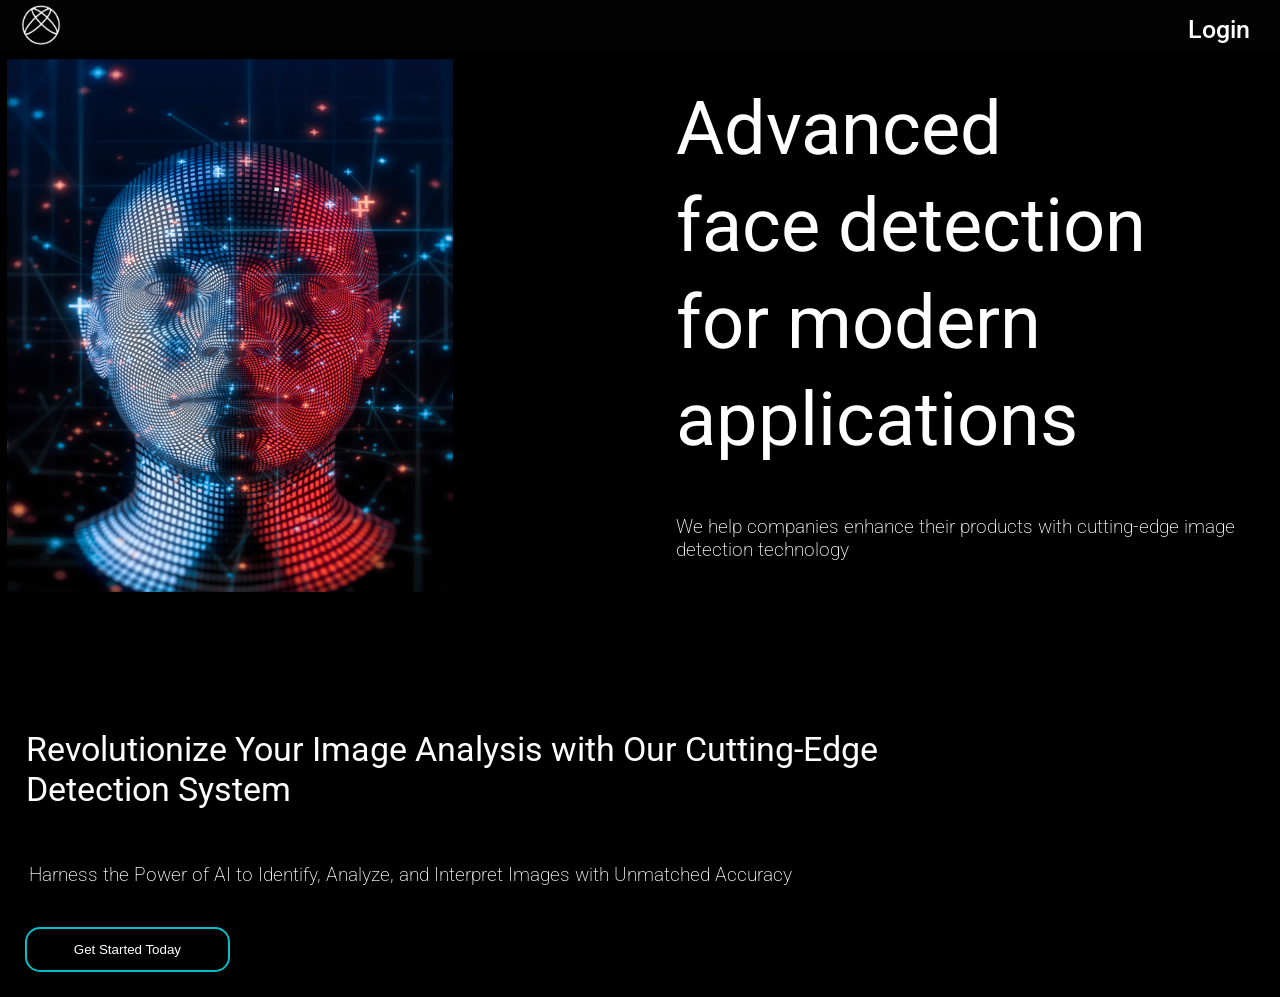
<file: templates/index.html>
<!DOCTYPE html>
<html lang="en">

<head>
  <meta charset="UTF-8">
  <meta name="viewport" content="width=device-width, initial-scale=1.0">
  <title>Document</title>
  <link rel="stylesheet" href="../static/style/index.css">
  <link rel="stylesheet" href="https://fonts.googleapis.com/css2?family=Inter:wght@400;600;700;800&display=swap" />
  <link rel="preconnect" href="https://fonts.googleapis.com">
  <link rel="preconnect" href="https://fonts.gstatic.com" crossorigin>
  <link href="https://fonts.googleapis.com/css2?family=Roboto:ital,wght@0,100;0,300;0,400;0,500;0,700;0,900;1,100;1,300;1,400;1,500;1,700;1,900&display=swap" rel="stylesheet">
</head>

<body>
  <header>
    <div class="nav">
      <div class="logo"></div>
      <div class="login" id="login-btn">Login</div>
    </div>
  </header>

  <div class="main">
    <div class="first">
      <img src="../static/face.png" alt="">
    </div>
    <div class="second">
      <div>
        <h1>Advanced</h1>
        <h1>face detection</h1>
        <h1>for modern</h1>
        <h1>applications</h1>
      </div>
      <div>
        <p>We help companies enhance their products with cutting-edge image detection technology</p>
      </div>
    </div>
  </div>
  <div>
    <div class="lower_heading">
      <h2>Revolutionize Your Image Analysis with Our Cutting-Edge Detection System</h2>
      <p class="lower_p">Harness the Power of AI to Identify, Analyze, and Interpret Images with Unmatched Accuracy</p>
    </div>
    <div>
      <button class="Get Started button" id="get-started-btn">Get Started Today</button>
    </div>
  </div>

  <script>
    document.getElementById("get-started-btn").addEventListener("click", function() {
      window.location.href = "/login"; // redirect to navigation.html
    });
    document.getElementById("login-btn").addEventListener("click", function() {
      window.location.href = "/login"; // redirect to login route
    });
  </script>
</body>

</html>
</file>
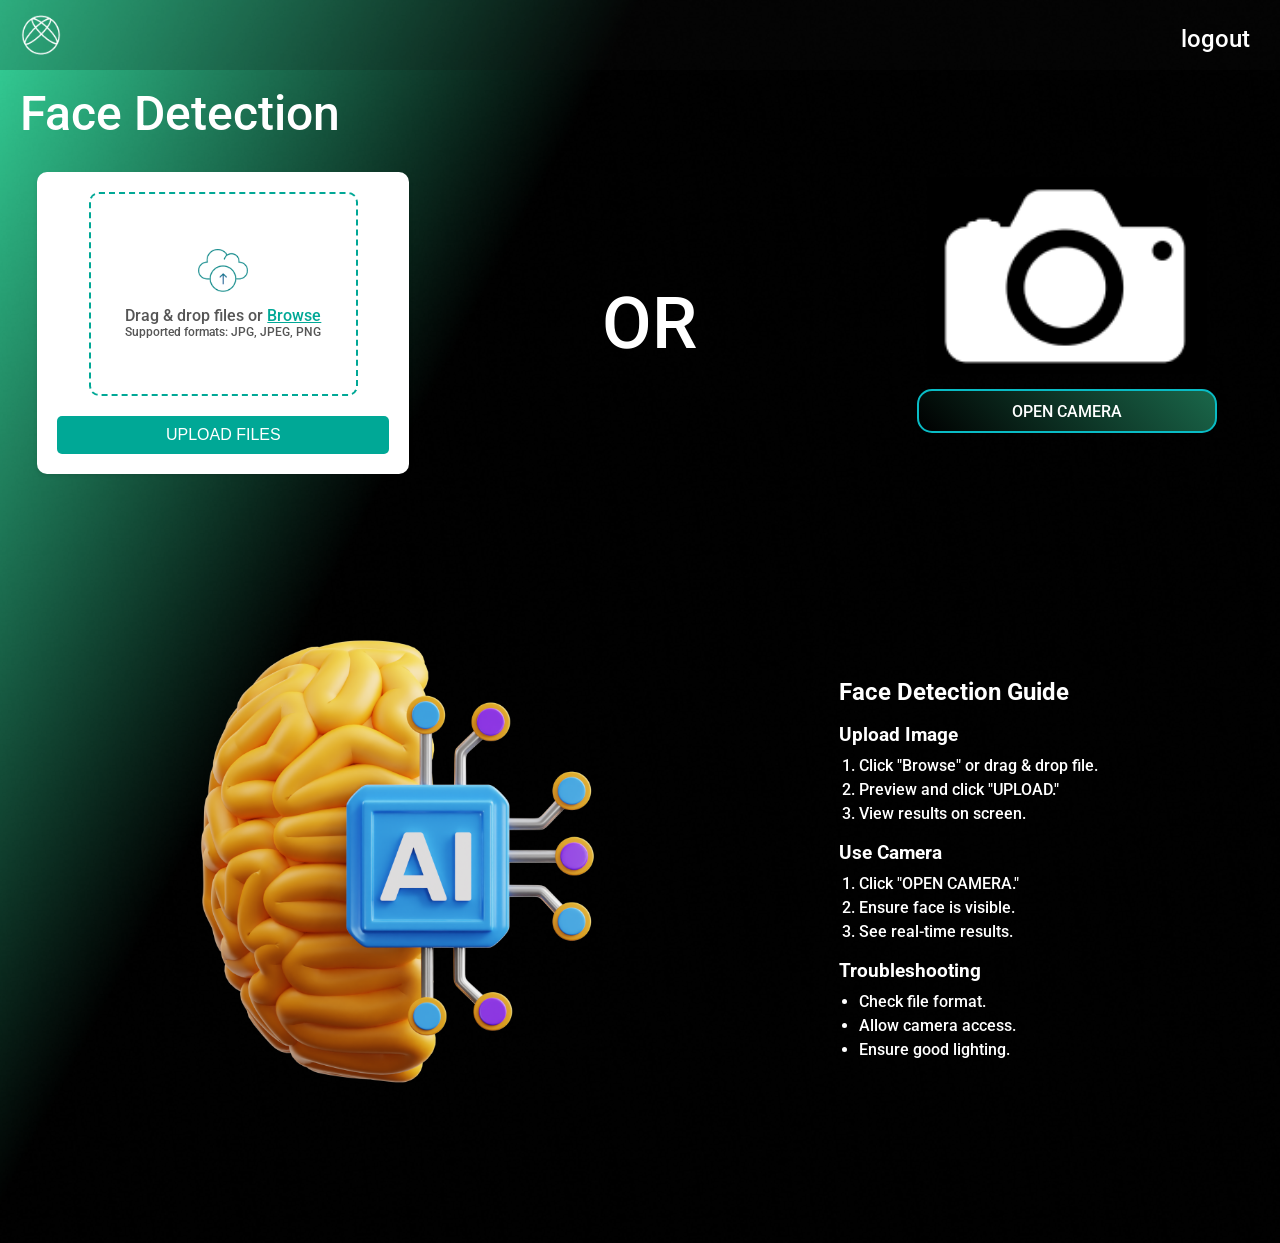
<file: templates/face_detection_page.html>
<!DOCTYPE html>
<html lang="en">
  <head>
    <meta charset="UTF-8" />
    <meta name="viewport" content="width=device-width, initial-scale=1.0" />
    <title>Face Detection</title>
    <link rel="stylesheet" href="../static/style/face_detection_page_new.css" />
    <link
      rel="stylesheet"
      href="https://fonts.googleapis.com/css2?family=Inter:wght@400;600;700;800&display=swap"
    />
    <link rel="preconnect" href="https://fonts.googleapis.com" />
    <link rel="preconnect" href="https://fonts.gstatic.com" crossorigin />
    <link
      href="https://fonts.googleapis.com/css2?family=Roboto:ital,wght@0,100;0,300;0,400;0,500;0,700;0,900&display=swap"
      rel="stylesheet"
    />
  </head>

  <body>
    <header>
      <div class="nav">
        <div class="logo"></div>
        <div class="logout">logout</div>
      </div>
    </header>

    <div class="Navigation-panel">Face Detection</div>

    <div class="main">
      <div class="first">
        <div class="upload-container">
          <div class="upload-box" id="upload-box">
            <div id="drop-area">
              <img
                src="../static/Upload icon.png"
                alt="Upload Icon"
                class="upload-icon"
              />
              <p>Drag & drop files or <span id="browse">Browse</span></p>
              <p class="supported-formats">Supported formats: JPG, JPEG, PNG</p>
              <img
                id="image-preview"
                class="image-preview"
                style="display: none"
                alt="Image Preview"
              />
              <input
                type="file"
                id="image"
                name="image"
                accept="image/*"
                form="uploadForm"
                style="display: none;"
              />
            </div>
          </div>
          <div id="confirmation-message" class="confirmation-message" hidden>
            Image ready for upload!
          </div>
          <button id="upload-button" form="uploadForm">UPLOAD FILES</button>
          <form
            id="uploadForm"
            action="{{ url_for('upload_image_for_prediction') }}"
            method="POST"
            enctype="multipart/form-data"
          ></form>
        </div>
      </div>
      <div class="second">
        <p>OR</p>
      </div>
      <div class="third">
        <img src="../static/camera_icon.png" id="camera-logo" alt="Camera Icon" />
        <div class="button" id="open_camera">OPEN CAMERA</div>
      </div>
      <div class="fourth">
      <img src="../static/ai_brain.png" alt="" />
      </div>
      <div class="instructions">
        <h2>Face Detection Guide</h2>
      
        <div class="option">
          <h3>Upload Image</h3>
          <ol>
            <li>Click "Browse" or drag & drop file.</li>
            <li>Preview and click "UPLOAD."</li>
            <li>View results on screen.</li>
          </ol>
        </div>
      
        <div class="option">
          <h3>Use Camera</h3>
          <ol>
            <li>Click "OPEN CAMERA."</li>
            <li>Ensure face is visible.</li>
            <li>See real-time results.</li>
          </ol>
        </div>
      
        <div class="troubleshooting">
          <h3>Troubleshooting</h3>
          <ul>
            <li>Check file format.</li>
            <li>Allow camera access.</li>
            <li>Ensure good lighting.</li>
          </ul>
        </div>
      </div>
      
    </div>
    </div>
   
    <script src="../static/script/face_detection_page.js"></script>
  </body>
</html>
</file>
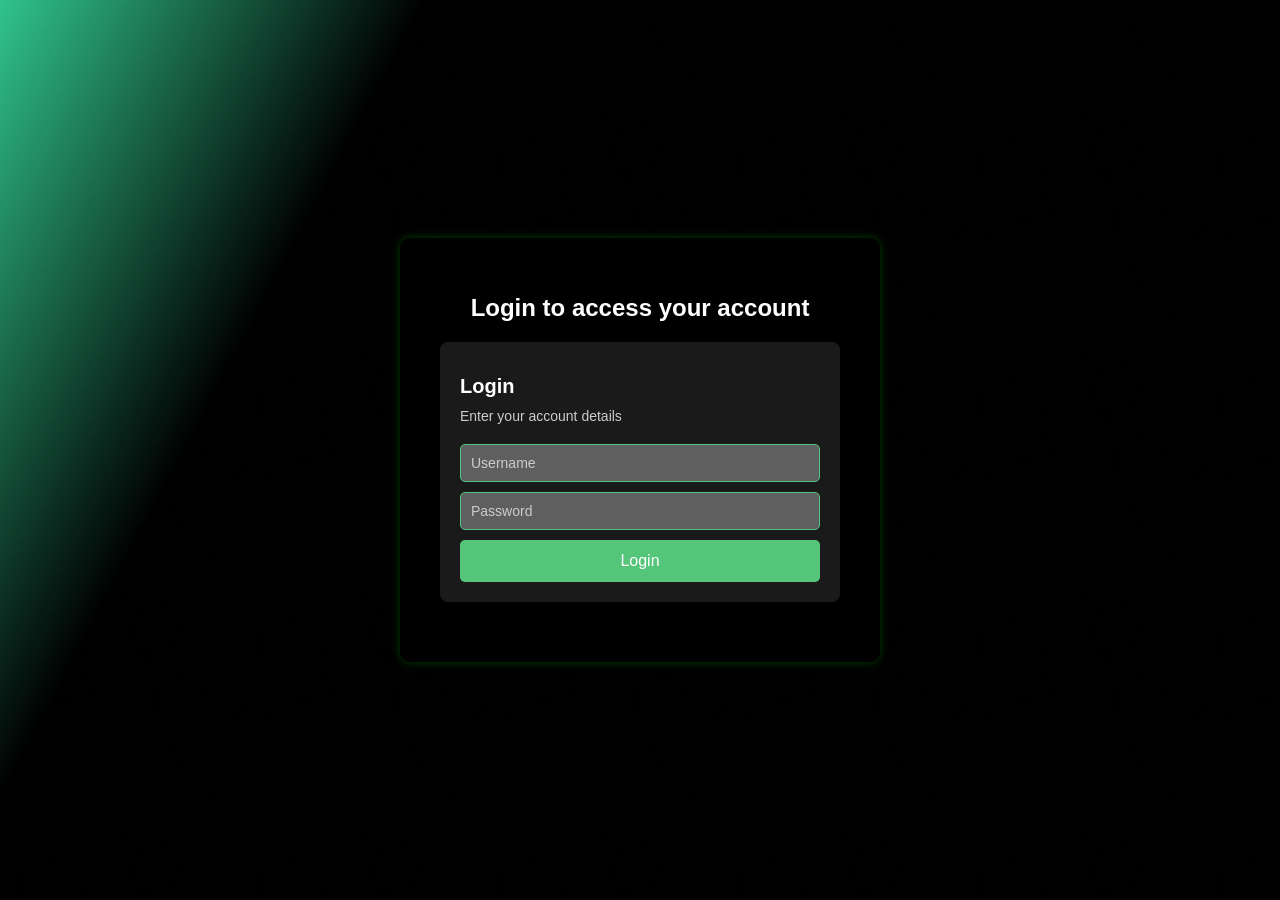
<file: templates/login.html>
<!DOCTYPE html>
<html lang="en">

<head>
  <meta charset="UTF-8">
  <meta name="viewport" content="width=device-width, initial-scale=1.0">
  <title>Login Page</title>
  <link rel="stylesheet" href="../static/style/login.css">
  <link rel="stylesheet" href="https://fonts.googleapis.com/css2?family=Poppins:wght@400;500;600;700&display=swap">
</head>

<body>
  <div class="login">
    <h1 class="login-to-access">Login to access your account</h1>
    <div class="input-fields-parent">
      <div class="input-fields">
        <h1 class="login1">Login</h1>
        <div class="enter-your-account">Enter your account details</div>
        <form method="POST" action="{{ url_for('login') }}">
          <div class="username">
            <input type="text" id="username" name="username" class="username-input" placeholder="Username" required />
          </div>
          <div class="password">
            <input type="password" id="password" name="password" class="password-input" placeholder="Password" required />
          </div>
          <button type="submit" class="login-wrapper">
            <div class="login2">Login</div>
          </button>
        </form>
      </div>
      
    </div>
  </div>
  
</body>

</html>
</file>
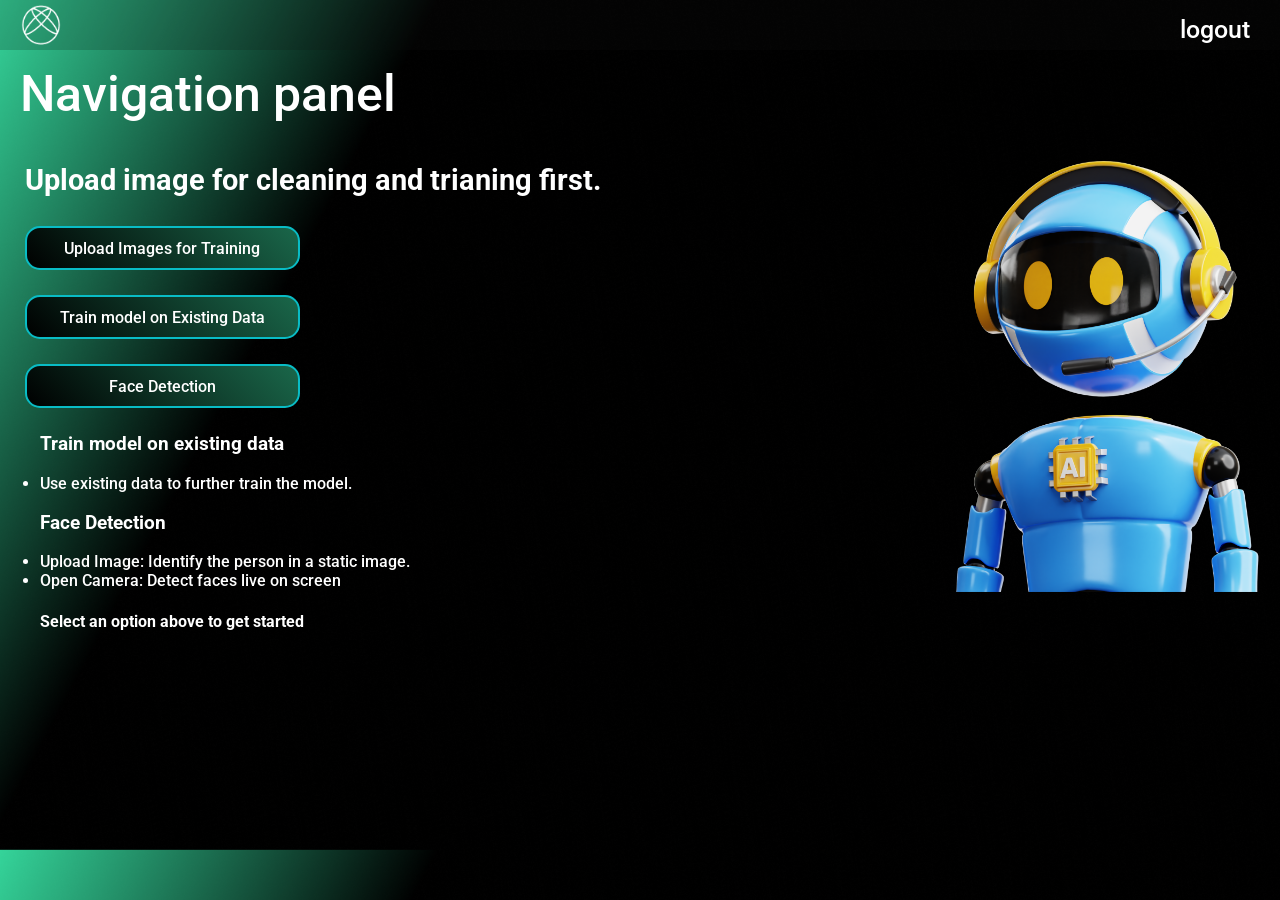
<file: templates/navigation.html>
<!DOCTYPE html>
<html lang="en">
  <head>
    <meta charset="UTF-8" />
    <meta name="viewport" content="width=device-width, initial-scale=1.0" />
    <title>Document</title>
    <link rel="stylesheet" href="../static/style/navigation_page.css" />

    <link
      rel="stylesheet"
      href="https://fonts.googleapis.com/css2?family=Inter:wght@400;600;700;800&display=swap"
    />
    <link rel="preconnect" href="https://fonts.googleapis.com" />
    <link rel="preconnect" href="https://fonts.gstatic.com" crossorigin />
    <link
      href="https://fonts.googleapis.com/css2?family=Roboto:ital,wght@0,100;0,300;0,400;0,500;0,700;0,900;1,100;1,300;1,400;1,500;1,700;1,900&display=swap"
      rel="stylesheet"
    />
  </head>

  <body>
    <header>
      <div class="nav">
        <div class="logo"></div>
        <div class="logout" id="lout">logout</div>
      </div>
    </header>

    <div class="Navigation-panel">Navigation panel</div>

    <div class="main">
      <div class="first">
        <div class="text"><h3>Upload image for cleaning and trianing first.</h3></div>
        <div class="button" id="upload-image-btn">
          Upload Images for Training
        </div>
        <div class="button" id="train-model-btn">
          Train model on Existing Data
        </div>
        <div class="button" id="face-detection-btn">Face Detection</div>

        <div class="list"></div>

        <ul>
          <h3>Train model on existing data</h3>
          <li>
             Use existing data to further train the
            model.
          </li>
          <h3>Face Detection</h3>
          <li>Upload Image: Identify the person in a static image.</li>
          <li>Open Camera: Detect faces live on screen</li>

          <h4>Select an option above to get started</h4>
        </ul>
      </div>

      <div class="second">
        <img src="../static/robot.png" alt="" />
      </div>
    </div>
    <script>
      document
        .getElementById("upload-image-btn")
        .addEventListener("click", function () {
          window.location.href = "upload";
        });

      document
        .getElementById("train-model-btn")
        .addEventListener("click", function () {
          window.location.href = "train_m";
        });

      document
        .getElementById("face-detection-btn")
        .addEventListener("click", function () {
          window.location.href = "face_detection";
        });
      document.getElementById("lout").addEventListener("click", function () {
        window.location.href = "login";
      });
    </script>
  </body>
</html>
</file>
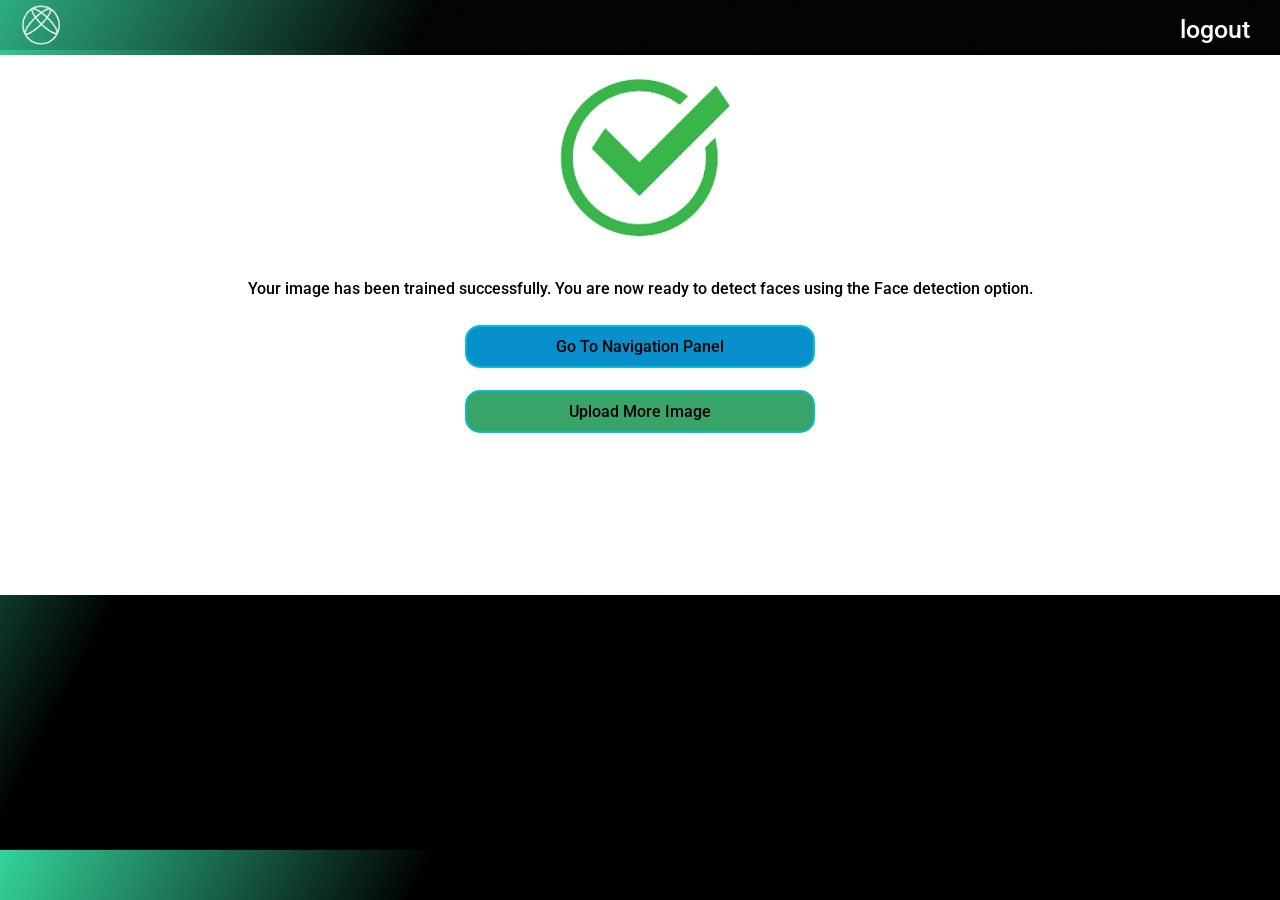
<file: templates/training_confirmation_page.html>
<!DOCTYPE html>
<html lang="en">
<head>
    <meta charset="UTF-8">
    <meta name="viewport" content="width=device-width, initial-scale=1.0">
    <title>Document</title>
    <link rel="stylesheet" href="../static/style/training_confirmation_page.css">
    <link rel="stylesheet" href="https://fonts.googleapis.com/css2?family=Inter:wght@400;600;700;800&display=swap" />
    <link rel="preconnect" href="https://fonts.googleapis.com">
    <link rel="preconnect" href="https://fonts.gstatic.com" crossorigin>
    <link href="https://fonts.googleapis.com/css2?family=Roboto:ital,wght@0,100;0,300;0,400;0,500;0,700;0,900&display=swap" rel="stylesheet">
</head>
<body>
    <header>
        <div class="nav">
            <div class="logo"></div>
            <div class="logout"> logout </div>
        </div>
    </header>
    <div class="main">
        <div class="first">
            <div class="upload green tick">
                <img src="../static/confirmation.png" alt="">
            </div>
            <div class="message" id="message">
                <p>Your image has been trained successfully. You are now ready to detect faces using the Face detection option.</p>
            </div>
            <div class="button" id="go_to_navi">Go To Navigation Panel</div>
            <div class="button" id="upload_more">Upload More Image</div>
        </div>
    </div>
    <script>
        document.querySelector('.logout').addEventListener('click', function () {
            window.location.href = "login";
        });
        document.getElementById("go_to_navi").addEventListener("click", function () {
            window.location.href = "navigation";
        });
        document.getElementById("upload_more").addEventListener("click", function () {
            window.location.href = "upload";
        });
    </script>
</body>
</html>
</file>
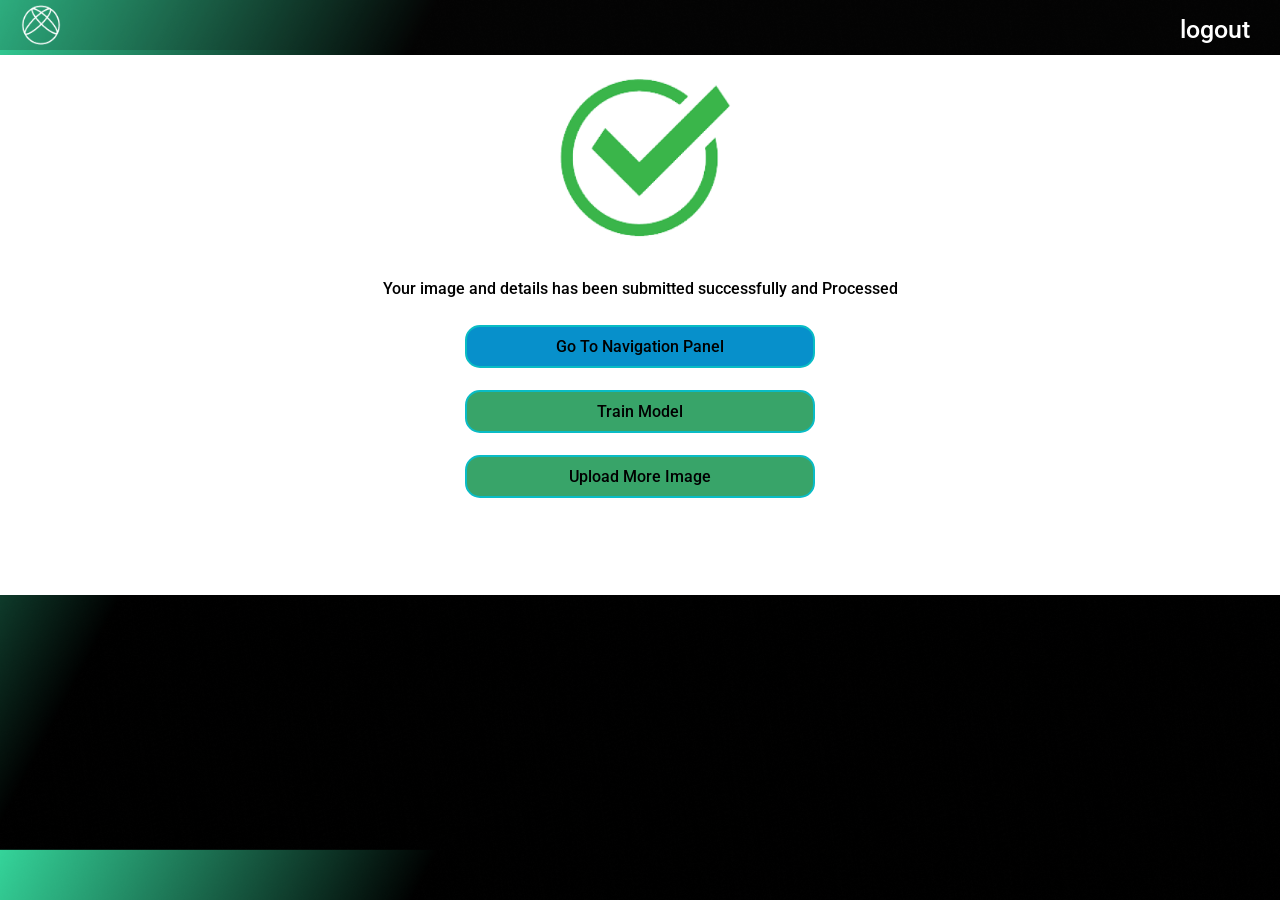
<file: templates/upload_confirmation_page.html>
<!DOCTYPE html>
<html lang="en">

<head>
  <meta charset="UTF-8">
  <meta name="viewport" content="width=device-width, initial-scale=1.0">
  <title>Document</title>
  <link rel="stylesheet" href="../static/style/upload_confirmation_page.css">

  <link rel="stylesheet" href="https://fonts.googleapis.com/css2?family=Inter:wght@400;600;700;800&display=swap" />
  <link rel="preconnect" href="https://fonts.googleapis.com">
  <link rel="preconnect" href="https://fonts.gstatic.com" crossorigin>
  <link
    href="https://fonts.googleapis.com/css2?family=Roboto:ital,wght@0,100;0,300;0,400;0,500;0,700;0,900;1,100;1,300;1,400;1,500;1,700;1,900&display=swap"
    rel="stylesheet">
</head>

<body>
  <header>

    <div class="nav">

      <div class="logo"> </div>
      <div class="logout" id='lout'> logout </div>

    </div>
  </header>

  

  <div class="main">

    <div class="first">

      <div class="upload green tick">
        <img src="../static/confirmation.png" alt="">

      </div>
      <div class="massage" id="message">
        <p>Your image and details has been submitted successfully and Processed</p>
      </div>
      <div class="button" id="go_to_navi">
        Go To Navigation Panel 
      </div>
      <div class="button"  id="train_model">
        Train Model
      </div>
      <div class="button"  id="upload_more">
        Upload More Image
      </div>
    </div>
<script>
  document.getElementById("upload_more").addEventListener("click", function() {
    window.location.href = "upload";
});

document.getElementById("train_model").addEventListener("click", function() {
    window.location.href = "train_m";
});

document.getElementById("go_to_navi").addEventListener("click", function() {
    window.location.href = "navigation";
});
document.getElementById("lout").addEventListener("click", function() {
    window.location.href = "login";
});
</script>
    

</body>

</html>
</file>
<file: static/style/index.css>
body {
  background-color: rgb(0, 0, 0);
  background-size: cover;
  color: #ffffff;
  font-family: inherit;
  font-size: inherit;
  font-family: "Roboto", sans-serif;
  font-weight: 500;
  font-style: normal;
  margin: 0;
  padding: 0;
}

header {
  background-color: rgba(17, 16, 16, 0.2);
  color: white;
  text-align: center;
}

.nav {
  width: 100%;
  height: 50px;
}

.login {
  float: right;
  color: white;
  margin-top: 10px;
  margin-right: 20px;
  font-size: 25px;
  transition: color 0.3s ease, transform 0.3s ease, background-color 0.3s ease;
  padding: 5px 10px;
  /* Add padding for better hover effect */
  border-radius: 5px;
  /* Rounded corners */
}

.login:hover {
  color: #59ffc5;
  /* Change text color to tomato */
  background-color: rgba(255, 255, 255, 0.1);
  /* Light background on hover */
  transform: scale(1.1);
  /* Slightly increase size */
  cursor: pointer;
  /* Change cursor to pointer */
}

.logo {
  background-image: url(../logo.png);
  background-size: 40px 40px;
  background-repeat: no-repeat;
  float: left;
  width: 50px;
  height: 50px;
  margin-top: 5px;
  margin-left: 21px;
}

.main {
  display: flex;
  flex-direction: row;
  justify-content: space-between;
  align-items: center;
}

.first {
  width: 50%;
}

.second {
  width: 50%;
}

.button {
  display: flex;
  justify-content: center;
  align-items: center;
  text-align: center;
  width: 16%;
    height: 45px;
  margin: 25px;
  border-radius: 15px;
  border: 2px solid #09bcc5;
  background-color: #000000;
  transition: background-color 0.3s ease, transform 0.3s ease, box-shadow 0.3s ease;
  color: white;
}

.button:hover {
  background-color: #2f2f2f;
  /* Change background color on hover */
  transform: scale(1.05);
  /* Slightly increase size */
  box-shadow: 0 4px 8px rgba(0, 0, 0, 0.2);
  /* Add a shadow effect */
  cursor: pointer;
  /* Change cursor to pointer */
}

.text {
  font-family: "Roboto", sans-serif;
  font-weight: 500;
  font-style: normal;
  width: auto;
  font-size: 25px;
  margin-left: 25px;
  margin-top: 40px;
}

img {
  width: 446px;
  height: auto;
  margin-left: -64px;
  transition: transform 0.3s ease;
  /* Smooth transition */
}

img:hover {
  transform: scale(1.1);
  /* Zoom in to 110% of the original size */
}
h1 {
  font-size: 74px;
  font-weight: 400;
  margin-top: 7px;
  margin-bottom: 10px;
}
p {
  font-size: 19px;
  margin-top: 52px;
  margin-bottom: 7px;
  font-weight: 200;
}
h2 {
  font-size: 34px;
  margin-top: 133px;
  margin-bottom: 54px;
  margin-left: 26px;
  font-weight: 400;
  max-width: 1001px;
}
.lower_p {
  font-size: 19px;
  margin-top: 52px;
  margin-bottom: 41px;
  font-weight: 200;
  margin-left: 29px;
}
</file>
<file: static/style/face_detection_page_new.css>
body {
  background-color: blanchedalmond;
  background-image: url("../background.png");
  background-size: cover;
  color: #ffffff;
  font-family: "Roboto", sans-serif;
  font-weight: 500;
  font-style: normal;
  margin: 0;
  padding: 0;
}

header {
  background-color: rgba(17, 16, 16, 0.2);
  color: white;
  text-align: center;
  padding: 10px 0;
}

.nav {
  width: 100%;
  height: 50px;
}

.logout {
  float: right;
  color: white;
  margin-top: 10px;
  margin-right: 20px;
  font-size: 1.5rem; /* Changed to relative unit */
  transition: color 0.3s ease, transform 0.3s ease, background-color 0.3s ease;
  padding: 5px 10px;
  border-radius: 5px;
}

.logout:hover {
  color: #ff9987;
  background-color: rgba(255, 255, 255, 0.1);
  transform: scale(1.1);
  cursor: pointer;
}

.logo {
  background-image: url(../logo.png);
  background-size: 40px 40px;
  background-repeat: no-repeat;
  float: left;
  width: 50px;
  height: 50px;
  margin-top: 5px;
  margin-left: 21px;
}

.Navigation-panel {
  font-size: 3rem; /* Changed to relative unit */
  text-align: left;
  margin-left: 20px;
  margin-top: 15px;
}

.main {
  display: flex;
  flex-direction: row;
  justify-content: space-around;
  align-items: center;
  flex-wrap: wrap; /* Allows items to wrap on smaller screens */
}

.first,
.second,
.Third,
.fourth {
  width: auto;
  height: auto;
  margin: 10px;
  flex: 1 1 200px; /* Flex-grow, flex-shrink, flex-basis */
}

.button {
  display: flex;
  justify-content: center;
  align-items: center;
  text-align: center;
  width: 62%;
  height: 40px;
  margin: 25px;
  border-radius: 15px;
  border: 2px solid #09bcc5;
  background: linear-gradient(45deg, #000000, #1a674a);
  transition: background-color 0.3s ease, transform 0.3s ease,
    box-shadow 0.3s ease;
}

.text {
  font-family: "Roboto", sans-serif;
  font-weight: 500;
  font-style: normal;
  width: auto;
  font-size: 1.5rem; /* Changed to relative unit */
  margin-left: 25px;
  margin-top: 40px;
}

img {
  width: 132%; /* Make images responsive */
  height: auto;
  transition: transform 0.3s ease;
}

img:hover {
  transform: scale(1.1);
}

.upload-container {
  display: flex;
  flex-direction: column;
  align-items: center;
  background-color: #ffffff;
  padding: 20px;
  border-radius: 10px;
  box-shadow: 0 2px 4px rgba(0, 0, 0, 0.1);
}

.upload-box {
  border: 2px dashed #00a896;
  border-radius: 10px;
  width: 80%; /* Responsive width */
  max-width: 400px; /* Max width for large screens */
  height: 200px;
  display: flex;
  justify-content: center;
  align-items: center;
  background-color: #fff;
  position: relative;
}

#drop-area {
  text-align: center;
}

.upload-icon {
  width: 50px;
  margin-bottom: 10px;
}

#drop-area p {
  margin: 0;
  color: #555;
}

#browse {
  color: #00a896;
  cursor: pointer;
  text-decoration: underline;
}

.supported-formats {
  font-size: 0.75rem; /* Changed to relative unit */
  color: #777;
}

button {
  padding: 10px 20px;
  font-size: 1rem; /* Changed to relative unit */
  color: #fff;
  background-color: #00a896;
  border: none;
  border-radius: 5px;
  cursor: pointer;
}

.button:hover {
  background-color: #ccc;
}

.confirmation-message {
  margin-top: 10px;
  color: #00a896;
  font-size: 0.875rem; /* Changed to relative unit */
}

#open_camera {
  margin: 36px;
  padding: 0;
  margin-top: 11px;
}

#upload-button {
  width: 100%;
  padding: 10px 20px;
  font-size: 1rem; /* Changed to relative unit */
  color: #fff;
  background-color: #00a896;
  border: none;
  border-radius: 5px;
  cursor: pointer;
  text-align: center;
  object-position: center;
  margin-top: 20px;
}

#upload-button:hover {
  background-color: #1a674a;
  transform: scale(1.05);
  box-shadow: 0 4px 8px rgba(0, 0, 0, 0.2);
  cursor: pointer;
}

#image {
  text-align: center;
}

/* Media Queries for Different Screen Sizes */
@media (max-width: 768px) {
  .main {
    flex-direction: column; /* Stack items vertically on smaller screens */
  }

  .Navigation-panel {
    font-size: 2rem; /* Smaller font size on mobile */
  }

  .logout {
    font-size: 1.25rem; /* Adjust font size */
  }
}
.main {
  display: flex;
  justify-content: space-around; /* Distributes space around the flex items */
  align-items: center; /* Aligns items vertically centered */
  flex-wrap: wrap; /* Allows items to wrap on smaller screens */
  padding: 20px; /* Optional: Adds some padding around the main container */
  gap: 20px; /* Adds space between items */
}

.first,
.second,
.third,
.fourth
{
  flex: 1 1 30%; /* Allows items to grow, shrink, and have a base width of 30% */
  max-width: 30%; /* Prevents items from getting too wide */
  text-align: center; /* Centers the text inside each item */
}

.second p {
  font-size: 4.5rem; /* Adjust font size for better visibility */
}

#camera-logo {
  max-width: 280px; /* Adjusts camera logo size if needed */
  height: auto; /* Maintains aspect ratio */
}

.button {
  padding: 10px 20px; /* Adjusts button padding */
}

#open_camera {
  width: auto; /* Adjusts width for the button */
}

.instructions {
  font-family: 'Roboto', sans-serif;
  color: #ffffff;
  margin: 20px;
  padding: 20px;
  
  border-radius: 10px;
}

h2, h3 {
  color: #ffffff;
  margin-bottom: 10px;
}

ol, ul {
  margin: 10px 0;
  padding-left: 20px;
}

li {
  margin-bottom: 5px;
}
</file>
<file: static/style/login.css>
/* Global styles */
body {
  background-color: blanchedalmond;
  background-image: url('../background.png');
  background-size: cover;
  background-repeat: no-repeat;
  background-position: center center;
  color: #ffffff;
  font-family: "Roboto", sans-serif;
  font-weight: 500;
  font-style: normal;
  margin: 0;
  padding: 0;
  display: flex;
  justify-content: center;
  align-items: center;
  min-height: 100vh;
  overflow: hidden;
}

/* Login page specific styles */
.login {
  background-color: rgba(0, 0, 0, 0.8); /* Darkened background */
  box-shadow: 0 0 10px rgba(0, 128, 0, 0.5); /* Green shadow */
  padding: 40px;
  border-radius: 10px;
  width: 90%;
  max-width: 400px; /* Adjust for smaller screens */
  text-align: center;
  position: relative; /* For background image positioning */
}

.login-to-access {
  font-size: 24px;
  font-weight: 600;
  color: #ffffff;
  margin-bottom: 20px;
}

.input-fields-parent {
  display: flex;
  justify-content: center; /* Center items horizontally */
  align-items: flex-start; /* Align items to the top */
  flex-wrap: wrap; /* Allow wrapping for smaller screens */
}

.input-fields {
  width: 100%;
  text-align: left;
  margin-bottom: 20px;
  background-color: rgba(255, 255, 255, 0.1); /* Transparent white background */
  padding: 20px;
  border-radius: 8px; /* Rounded corners */
}

.login1 {
  font-size: 20px;
  font-weight: 600;
  color: #ffffff;
  margin-bottom: 10px;
}

.enter-your-account {
  font-size: 14px;
  color: #cccccc;
  margin-bottom: 20px;
}

.username-input,
.password-input {
  width: 100%;
  padding: 10px;
  margin-bottom: 10px;
  border: 1px solid #55c57a; /* Green border */
  border-radius: 5px;
  font-size: 14px;
  box-sizing: border-box;
  background-color: rgba(255, 255, 255, 0.3); /* Light green background */
  color: #ffffff; /* White text */
}

.username-input::placeholder,
.password-input::placeholder {
  color: #cccccc; /* Placeholder color */
}

.forgot-password {
  font-size: 14px;
  text-align: left;
  margin-bottom: 20px;
}

.forgot-password a {
  color: #3d9e5e;
  text-decoration: none;
}

.login-wrapper {
  width: 100%;
  background-color: #55c57a; /* Green background */
  color: #ffffff;
  border: none;
  padding: 12px 20px;
  font-size: 16px;
  border-radius: 5px;
  cursor: pointer;
  transition: background-color 0.3s ease;
}

.login-wrapper:hover {
  background-color: #3d9e5e; /* Darker green on hover */
}

.logo-image-icon {
  width: 50px; /* Adjust the size as needed */
  height: auto;
  margin-top: 20px; /* Space between form and image */
  position: absolute;
  top: 15%;
  right: 10%;
  z-index: -1;
  opacity: 0.5; /* Optional: adjust opacity */
}

/* Responsive Design */
@media screen and (max-width: 768px) {
  .login {
    padding: 30px;
    width: 90%;
    max-width: 350px;
  }

  .login-to-access {
    font-size: 20px;
  }

  .input-fields {
    padding: 15px;
  }

  .username-input,
  .password-input {
    padding: 8px;
    font-size: 14px;
  }

  .login-wrapper {
    padding: 10px 15px;
    font-size: 14px;
  }

  .logo-image-icon {
    top: 10%;
    right: 5%;
    width: 40px;
  }
}

@media screen and (max-width: 480px) {
  .login {
    padding: 20px;
    width: 100%;
    max-width: 300px;
  }

  .login-to-access {
    font-size: 18px;
  }

  .input-fields {
    padding: 10px;
  }

  .login-wrapper {
    padding: 8px 10px;
    font-size: 12px;
  }

  .logo-image-icon {
    top: 8%;
    right: 3%;
    width: 30px;
  }
}
</file>
<file: static/style/navigation_page.css>
body {
  background-color: blanchedalmond;
  background-image: url('../background.png');
  background-size: cover;
  color: #ffffff;
  font-family: inherit;
  font-size: inherit;

  font-family: "Roboto", sans-serif;
  font-weight: 500;
  font-style: normal;

  margin: 0;
  padding: 0;
}

header {
  background-color: rgba(17, 16, 16, 0.2);
  color: white;
  text-align: center;
}

.nav {
  width: 100%;
  height: 50px;
}

.logout {
  float: right;
  color: white;
  margin-top: 10px;
  margin-right: 20px;
  font-size: 25px;
  transition: color 0.3s ease, transform 0.3s ease, background-color 0.3s ease;
  padding: 5px 10px;
  /* Add padding for better hover effect */
  border-radius: 5px;
  /* Rounded corners */
}

.logout:hover {
  color: #ff9987;
  /* Change text color to tomato */
  background-color: rgba(255, 255, 255, 0.1);
  /* Light background on hover */
  transform: scale(1.1);
  /* Slightly increase size */
  cursor: pointer;
  /* Change cursor to pointer */
}

.logo {
  background-image: url(../logo.png);
  background-size: 40px 40px;
  background-repeat: no-repeat;
  float: left;
  width: 50px;
  height: 50px;
  margin-top: 5px;
  margin-left: 21px;
}

.Navigation-panel {
  font-size: 50px;
  text-align: left;
  margin-left: 20px;
  margin-top: 15px;
}

.main {
  display: flex;

  justify-content: space-around;
  justify-content: space-between;
}

.first {

  width: 100%;
  height: auto;



}

.second {
  width: auto;
  height: auto;
}

.button {
  display: flex;
  justify-content: center;
  align-items: center;
  text-align: center;
  width: 30%;
  height: 40px;
  margin: 25px;
  border-radius: 15px;
  border: 2px solid #09bcc5;
  background: linear-gradient(45deg, #000000, #1a674a);
  transition: background-color 0.3s ease, transform 0.3s ease, box-shadow 0.3s ease;
}

.button:hover {
  background-color: #ff6347;
  /* Change background color on hover */
  transform: scale(1.05);
  /* Slightly increase size */
  box-shadow: 0 4px 8px rgba(0, 0, 0, 0.2);
  /* Add a shadow effect */
  cursor: pointer;
  /* Change cursor to pointer */
}

.text {
  font-family: "Roboto", sans-serif;
  font-weight: 500;
  font-style: normal;
  width: auto;
  font-size: 25px;

  margin-left: 25px;
  margin-top: 40px;

}

img {
  width: 378px;
  height: auto;
  transition: width 0.3s ease, height 0.3s ease;
  /* Smooth transition */
}

img {
  width: 378px;
  /* Set initial width */
  height: auto;
  /* Maintain aspect ratio */
  transition: transform 0.3s ease;
  /* Smooth transition for the transform property */
}

img:hover {
  transform: scale(1.1);
  /* Zoom in to 110% of the original size */
}
</file>
<file: static/style/training_confirmation_page.css>
body {
  background-color: blanchedalmond;
  background-image: url('../background.png');
  background-size: cover;
  color: #ffffff;
  font-family: inherit;
  font-size: inherit;

  font-family: "Roboto", sans-serif;
  font-weight: 500;
  font-style: normal;

  margin: 0;
  padding: 0;
}

header {
  background-color: rgba(17, 16, 16, 0.2);
  color: white;
  text-align: center;
}

.nav {
  width: 100%;
  height: 50px;
}

.logout {
  float: right;
  color: white;
  margin-top: 10px;
  margin-right: 20px;
  font-size: 25px;
  transition: color 0.3s ease, transform 0.3s ease, background-color 0.3s ease;
  padding: 5px 10px;
  /* Add padding for better hover effect */
  border-radius: 5px;
  /* Rounded corners */
}

.logout:hover {
  color: #ff9987;
  /* Change text color to tomato */
  background-color: rgba(255, 255, 255, 0.1);
  /* Light background on hover */
  transform: scale(1.1);
  /* Slightly increase size */
  cursor: pointer;
  /* Change cursor to pointer */
}

.logo {
  background-image: url(../logo.png);
  background-size: 40px 40px;
  background-repeat: no-repeat;
  float: left;
  width: 50px;
  height: 50px;
  margin-top: 5px;
  margin-left: 21px;
}


.main {
  display: flex;
  background-color: white;
  justify-content: space-around;
  justify-content: space-between;
  width: 100%;
}

.first {
  width: 100%;
  height: 540px;
  display: flex;
  flex-direction: column;
  color: rgb(0, 0, 0);
  align-items: center;
  align-content: space-between;
}


.button {
  display: flex;
  justify-content: center;
  text-align: center;
  width: 27%;
  height: 39px;
  margin: 11px;
  border-radius: 15px;
  border: 2px solid #09bcc5;
  background: linear-gradient(45deg, #000000, #1a674a);
  transition: background-color 0.3s ease, transform 0.3s ease, box-shadow 0.3s ease;
  align-items: center;
}

#go_to_navi {
  background: rgb(7, 144, 203)
}

#train_model {
  background: rgb(56, 164, 105)
}

#upload_more {
  background: rgb(56, 164, 105)
}

.button:hover {
  background-color: #ff6347;
  /* Change background color on hover */
  transform: scale(1.05);
  /* Slightly increase size */
  box-shadow: 0 4px 8px rgba(0, 0, 0, 0.2);
  /* Add a shadow effect */
  cursor: pointer;
  /* Change cursor to pointer */
}

.text {
  font-family: "Roboto", sans-serif;
  font-weight: 500;
  font-style: normal;
  width: auto;
  font-size: 25px;

  margin-left: 25px;
  margin-top: 40px;

}

img {
  width: 218px;
  height: auto;
  transition: width 0.3s ease, height 0.3s ease;
  /* Smooth transition */
}

img {
  width: 218px;
  /* Set initial width */
  height: auto;
  /* Maintain aspect ratio */
  transition: transform 0.3s ease;
  /* Smooth transition for the transform property */
}

img:hover {
  transform: scale(1.1);
  /* Zoom in to 110% of the original size */
}
</file>
<file: static/style/upload_confirmation_page.css>
body {
  background-color: blanchedalmond;
  background-image: url('../background.png');
  background-size: cover;
  color: #ffffff;
  font-family: inherit;
  font-size: inherit;

  font-family: "Roboto", sans-serif;
  font-weight: 500;
  font-style: normal;

  margin: 0;
  padding: 0;
}

header {
  background-color: rgba(17, 16, 16, 0.2);
  color: white;
  text-align: center;
}

.nav {
  width: 100%;
  height: 50px;
}

.logout {
  float: right;
  color: white;
  margin-top: 10px;
  margin-right: 20px;
  font-size: 25px;
  transition: color 0.3s ease, transform 0.3s ease, background-color 0.3s ease;
  padding: 5px 10px;
  /* Add padding for better hover effect */
  border-radius: 5px;
  /* Rounded corners */
}

.logout:hover {
  color: #ff9987;
  /* Change text color to tomato */
  background-color: rgba(255, 255, 255, 0.1);
  /* Light background on hover */
  transform: scale(1.1);
  /* Slightly increase size */
  cursor: pointer;
  /* Change cursor to pointer */
}

.logo {
  background-image: url(../logo.png);
  background-size: 40px 40px;
  background-repeat: no-repeat;
  float: left;
  width: 50px;
  height: 50px;
  margin-top: 5px;
  margin-left: 21px;
}


.main {
  display: flex;
  background-color: white;
  justify-content: space-around;
  justify-content: space-between;
  width: 100%;
}

.first {
  width: 100%;
  height: 540px;
  display: flex;
  flex-direction: column;
  color: rgb(0, 0, 0);
  align-items: center;
  align-content: space-between;
}


.button {
  display: flex;
  justify-content: center;
  text-align: center;
  width: 27%;
  height: 39px;
  margin: 11px;
  border-radius: 15px;
  border: 2px solid #09bcc5;
  background: linear-gradient(45deg, #000000, #1a674a);
  transition: background-color 0.3s ease, transform 0.3s ease, box-shadow 0.3s ease;
  align-items: center;
}

#go_to_navi {
  background: rgb(7, 144, 203)
}

#train_model {
  background: rgb(56, 164, 105)
}

#upload_more {
  background: rgb(56, 164, 105)
}

.button:hover {
  background-color: #ff6347;
  /* Change background color on hover */
  transform: scale(1.05);
  /* Slightly increase size */
  box-shadow: 0 4px 8px rgba(0, 0, 0, 0.2);
  /* Add a shadow effect */
  cursor: pointer;
  /* Change cursor to pointer */
}

.text {
  font-family: "Roboto", sans-serif;
  font-weight: 500;
  font-style: normal;
  width: auto;
  font-size: 25px;

  margin-left: 25px;
  margin-top: 40px;

}

img {
  width: 218px;
  height: auto;
  transition: width 0.3s ease, height 0.3s ease;
  /* Smooth transition */
}

img {
  width: 218px;
  /* Set initial width */
  height: auto;
  /* Maintain aspect ratio */
  transition: transform 0.3s ease;
  /* Smooth transition for the transform property */
}

img:hover {
  transform: scale(1.1);
  /* Zoom in to 110% of the original size */
}
</file>
